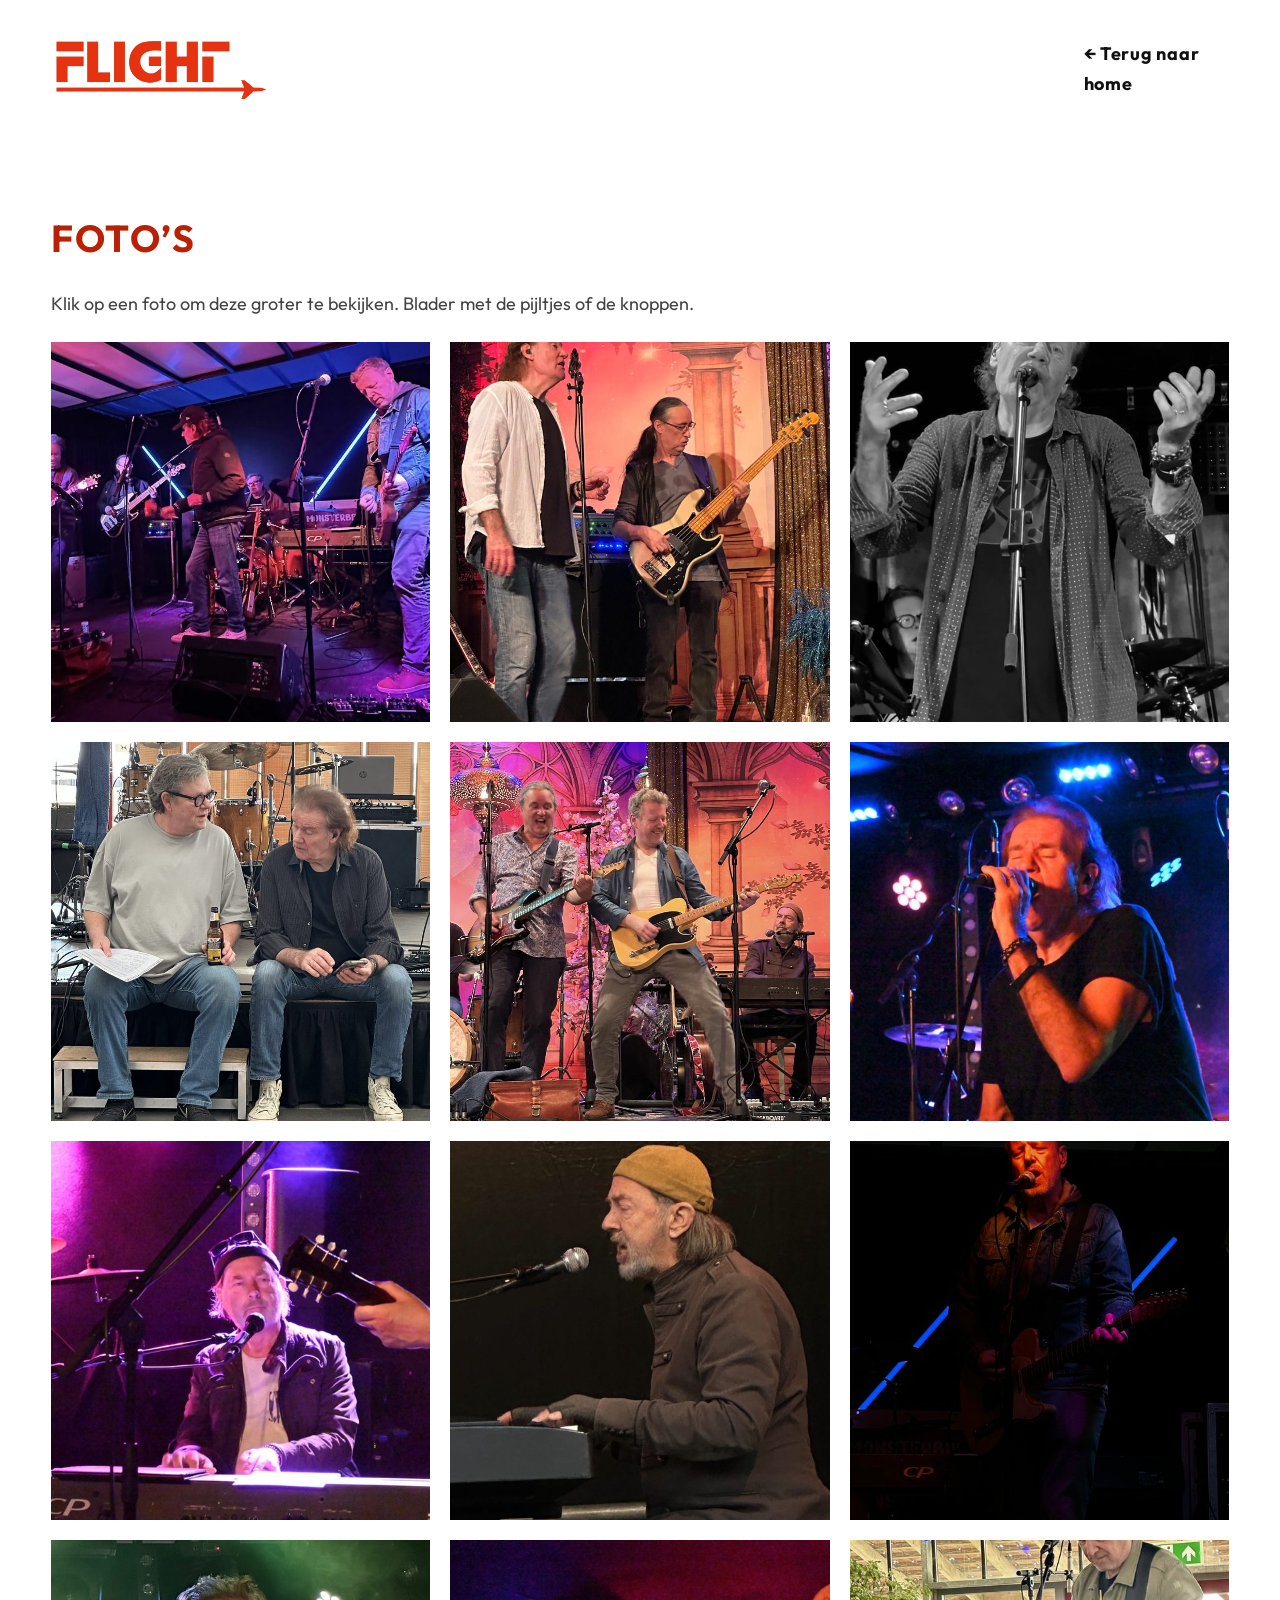
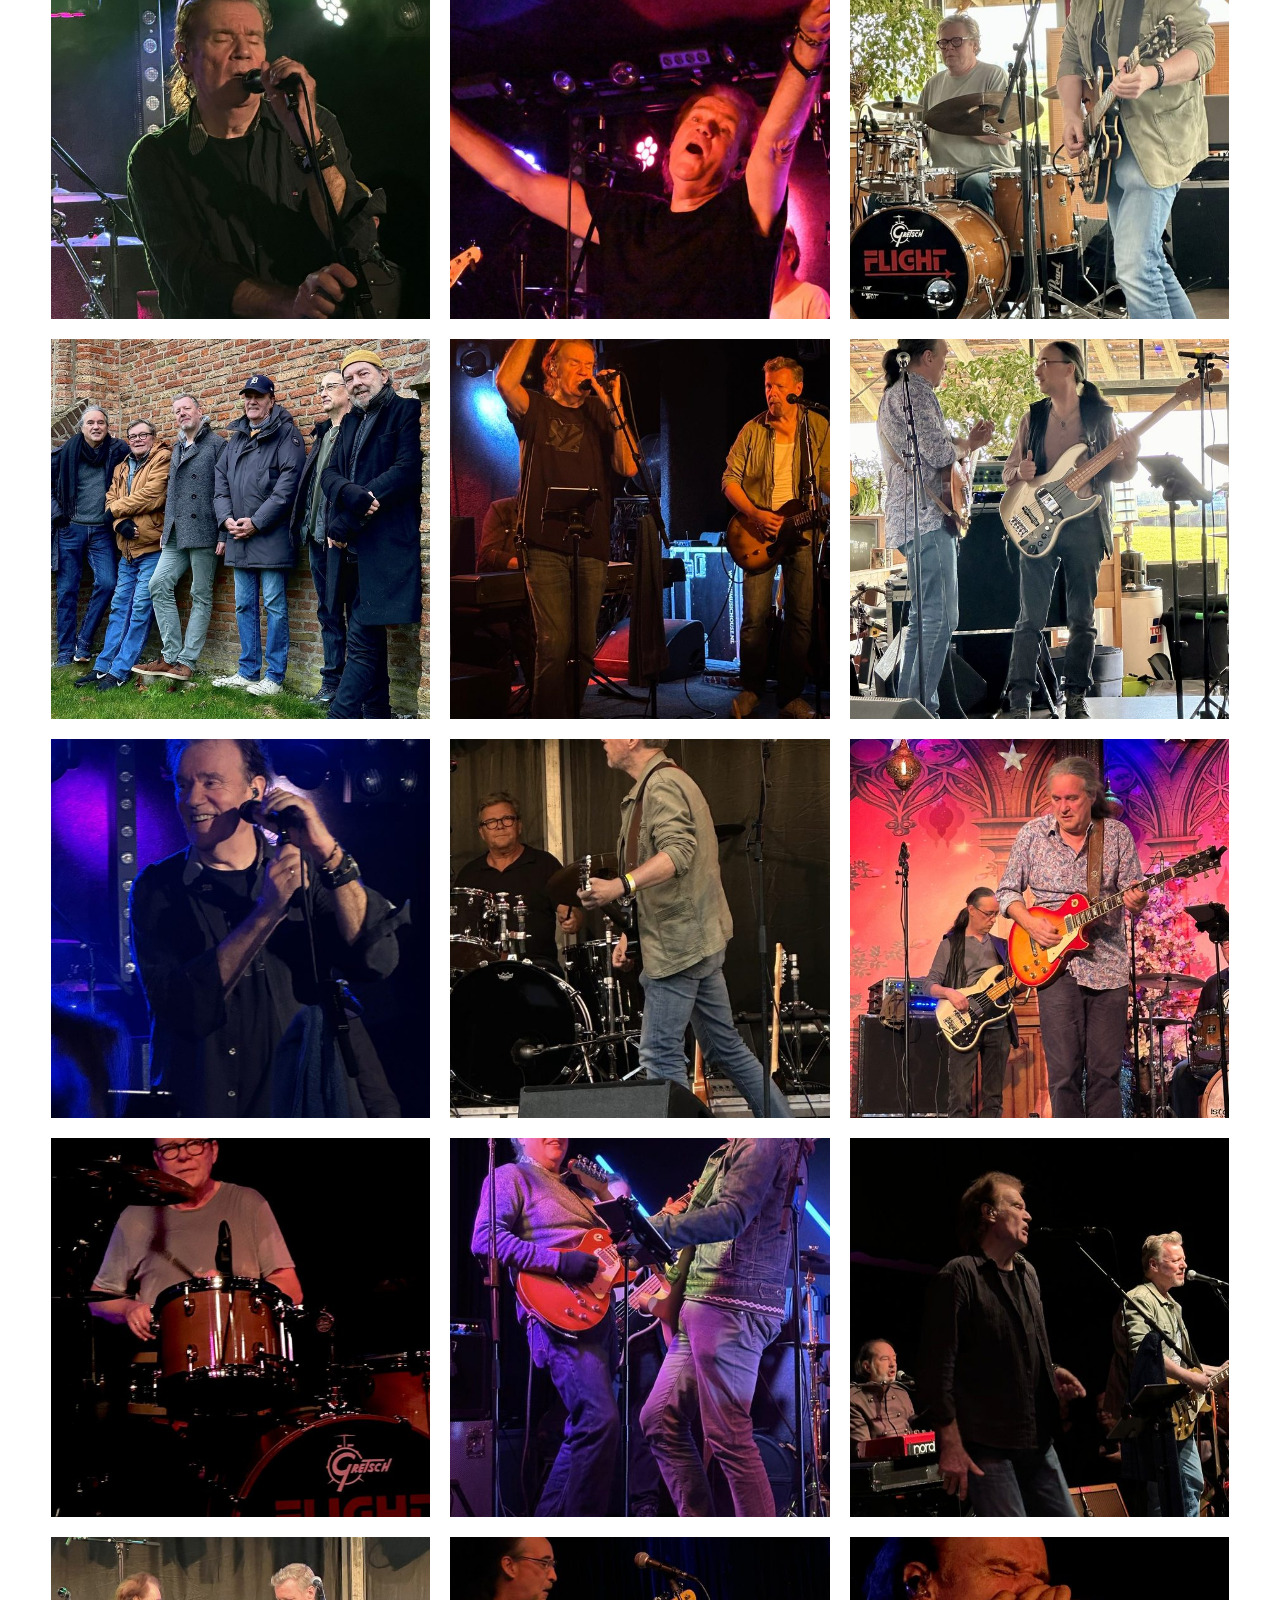
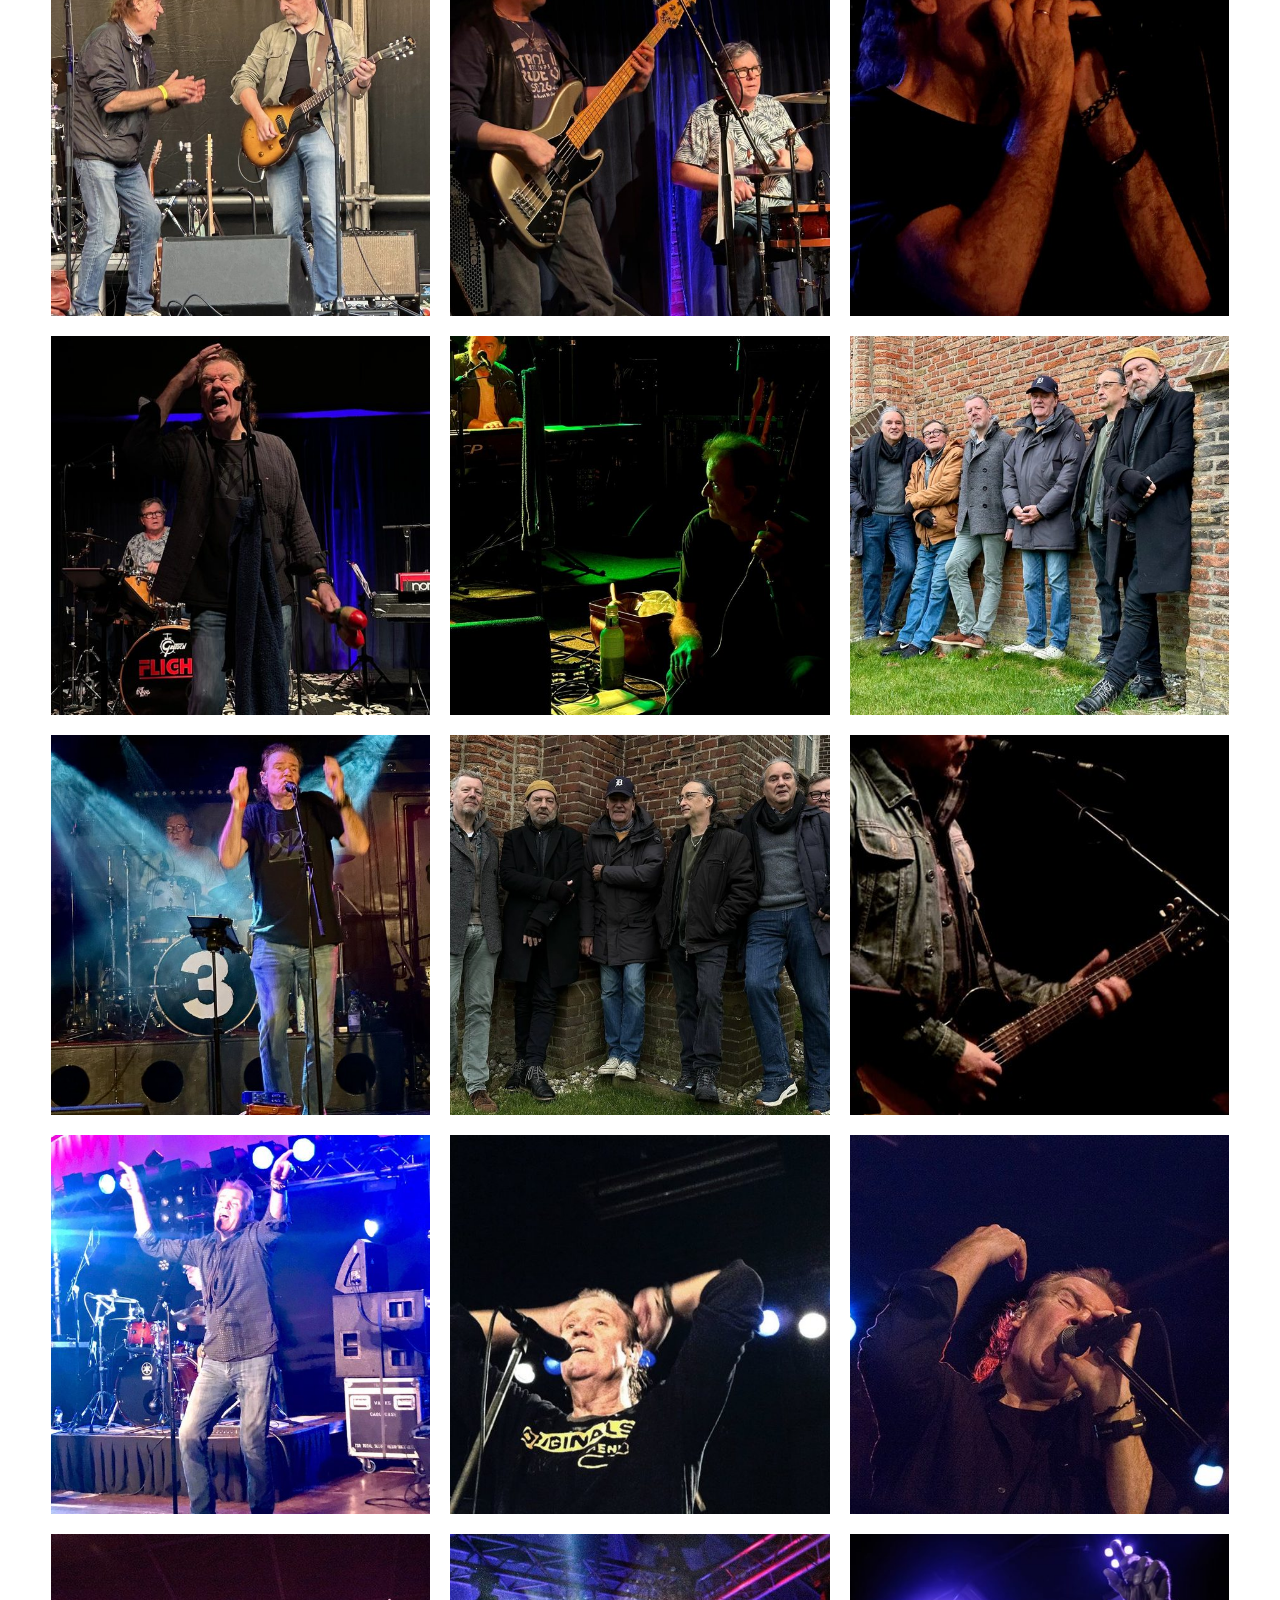
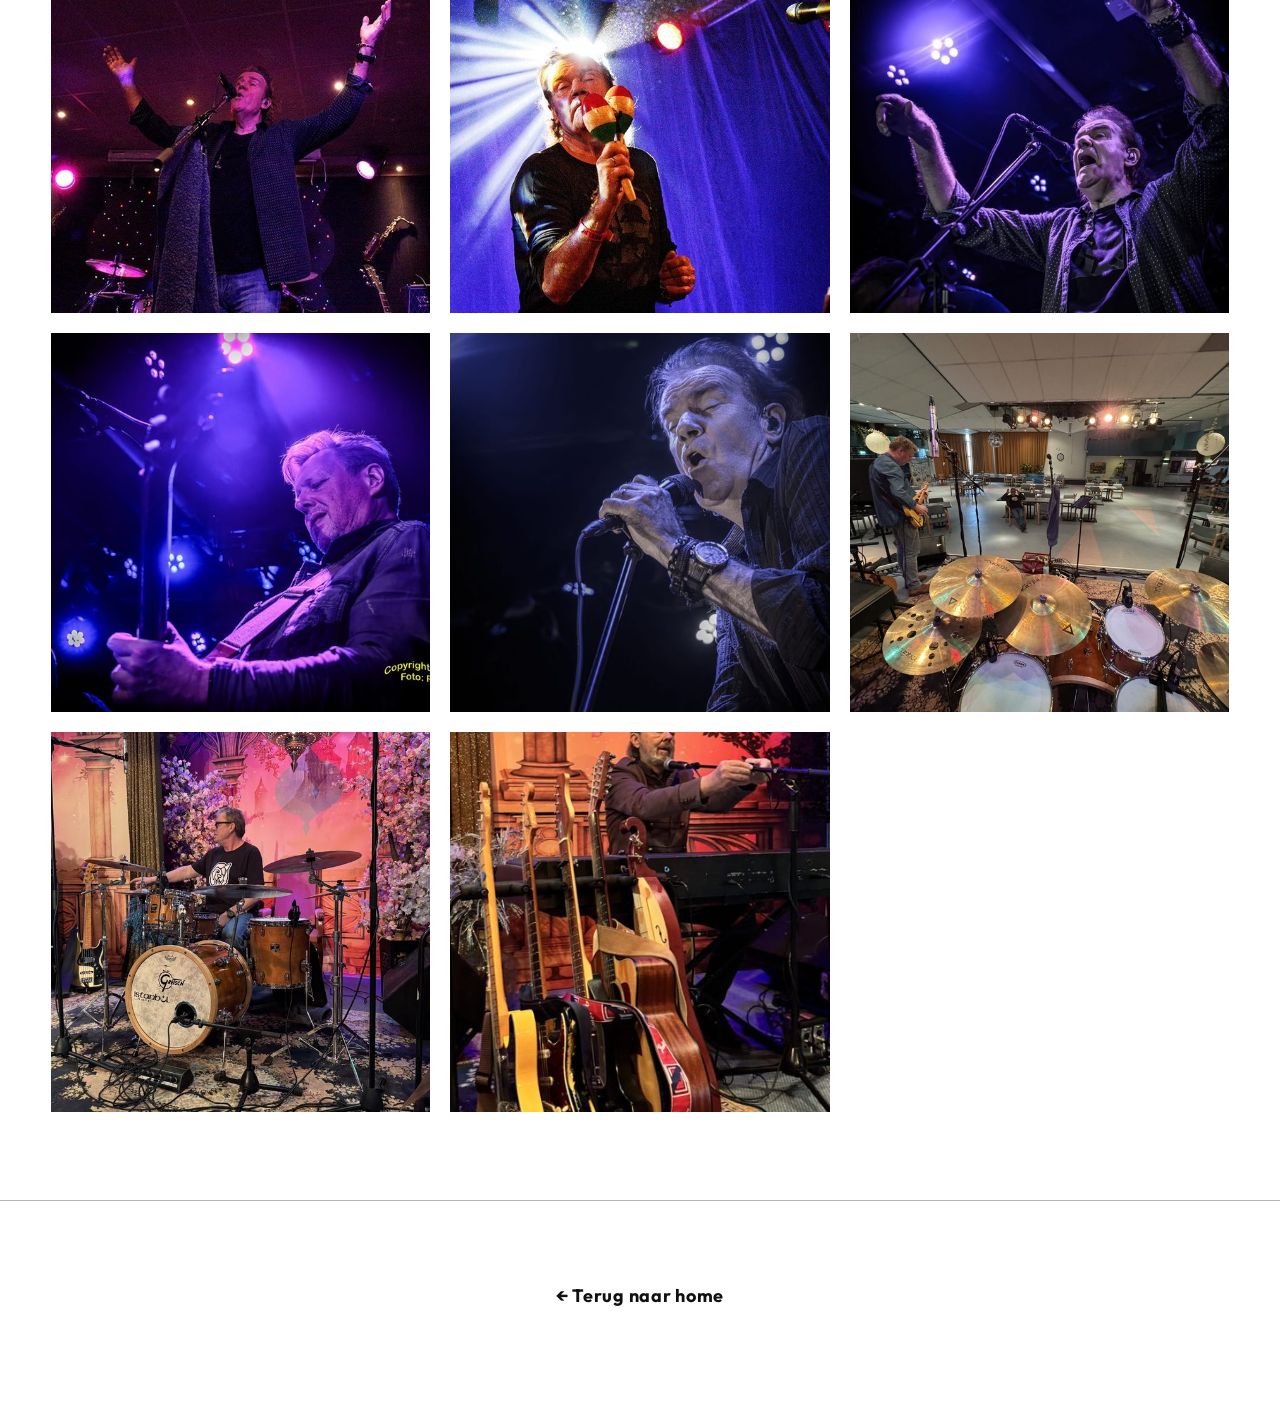
<file: fotos.html>
<!DOCTYPE html>
<html lang="nl">
<head>
  <meta charset="UTF-8" />
  <meta name="viewport" content="width=device-width, initial-scale=1" />
  <title>Foto’s — Flight to the Rolling Stones | Rolling Stones tributeband</title>
  <meta name="description" content="Bekijk foto’s van Flight to the Rolling Stones, de Nederlandse Rolling Stones tributeband tijdens optredens en shows." />
  <meta name="robots" content="index, follow, max-image-preview:large" />
  <link rel="canonical" href="https://www.flighttotherollingstones.nl/fotos.html" />
  <meta property="og:title" content="Foto’s — Flight to the Rolling Stones" />
  <meta property="og:description" content="Foto’s van Flight to the Rolling Stones tijdens optredens." />
  <meta property="og:url" content="https://www.flighttotherollingstones.nl/fotos.html" />
  <meta property="og:image" content="https://www.flighttotherollingstones.nl/assets/hero.jpg" />
  <meta property="og:type" content="website" />
  <meta property="og:locale" content="nl_NL" />
  <link rel="icon" href="assets/logo-red.jpg" type="image/jpeg" />
  <link rel="preconnect" href="https://fonts.googleapis.com" />
  <link rel="preconnect" href="https://fonts.gstatic.com" crossorigin />
  <link href="https://fonts.googleapis.com/css2?family=Archivo+Black&family=Libre+Baskerville:ital,wght@0,400;0,700;1,400&family=Outfit:wght@400;500;600;700&display=swap" rel="stylesheet" />
  <link rel="stylesheet" href="css/styles.css" />
</head>
<body class="gallery-page">
  <header class="site-header gallery-header">
    <div class="header-inner gallery-header-inner">
      <a href="index.html" class="brand" aria-label="Terug naar home">
        <img src="assets/logo-red.jpg" alt="Flight" class="logo-red logo-red-small" width="1621" height="445" />
      </a>
      <a href="index.html" class="back-link">← Terug naar home</a>
    </div>
  </header>

  <main class="section">
    <div class="section-inner gallery-inner">
      <h1 class="section-title">FOTO’S</h1>
      <p class="section-note">Klik op een foto om deze groter te bekijken. Blader met de pijltjes of de knoppen.</p>
      <div data-photo-gallery></div>
    </div>
  </main>

  <footer class="site-footer">
    <a href="index.html" class="back-link">← Terug naar home</a>
  </footer>

  <script src="js/photos-data.js"></script>
  <script src="js/gallery.js"></script>
</body>
</html>
</file>
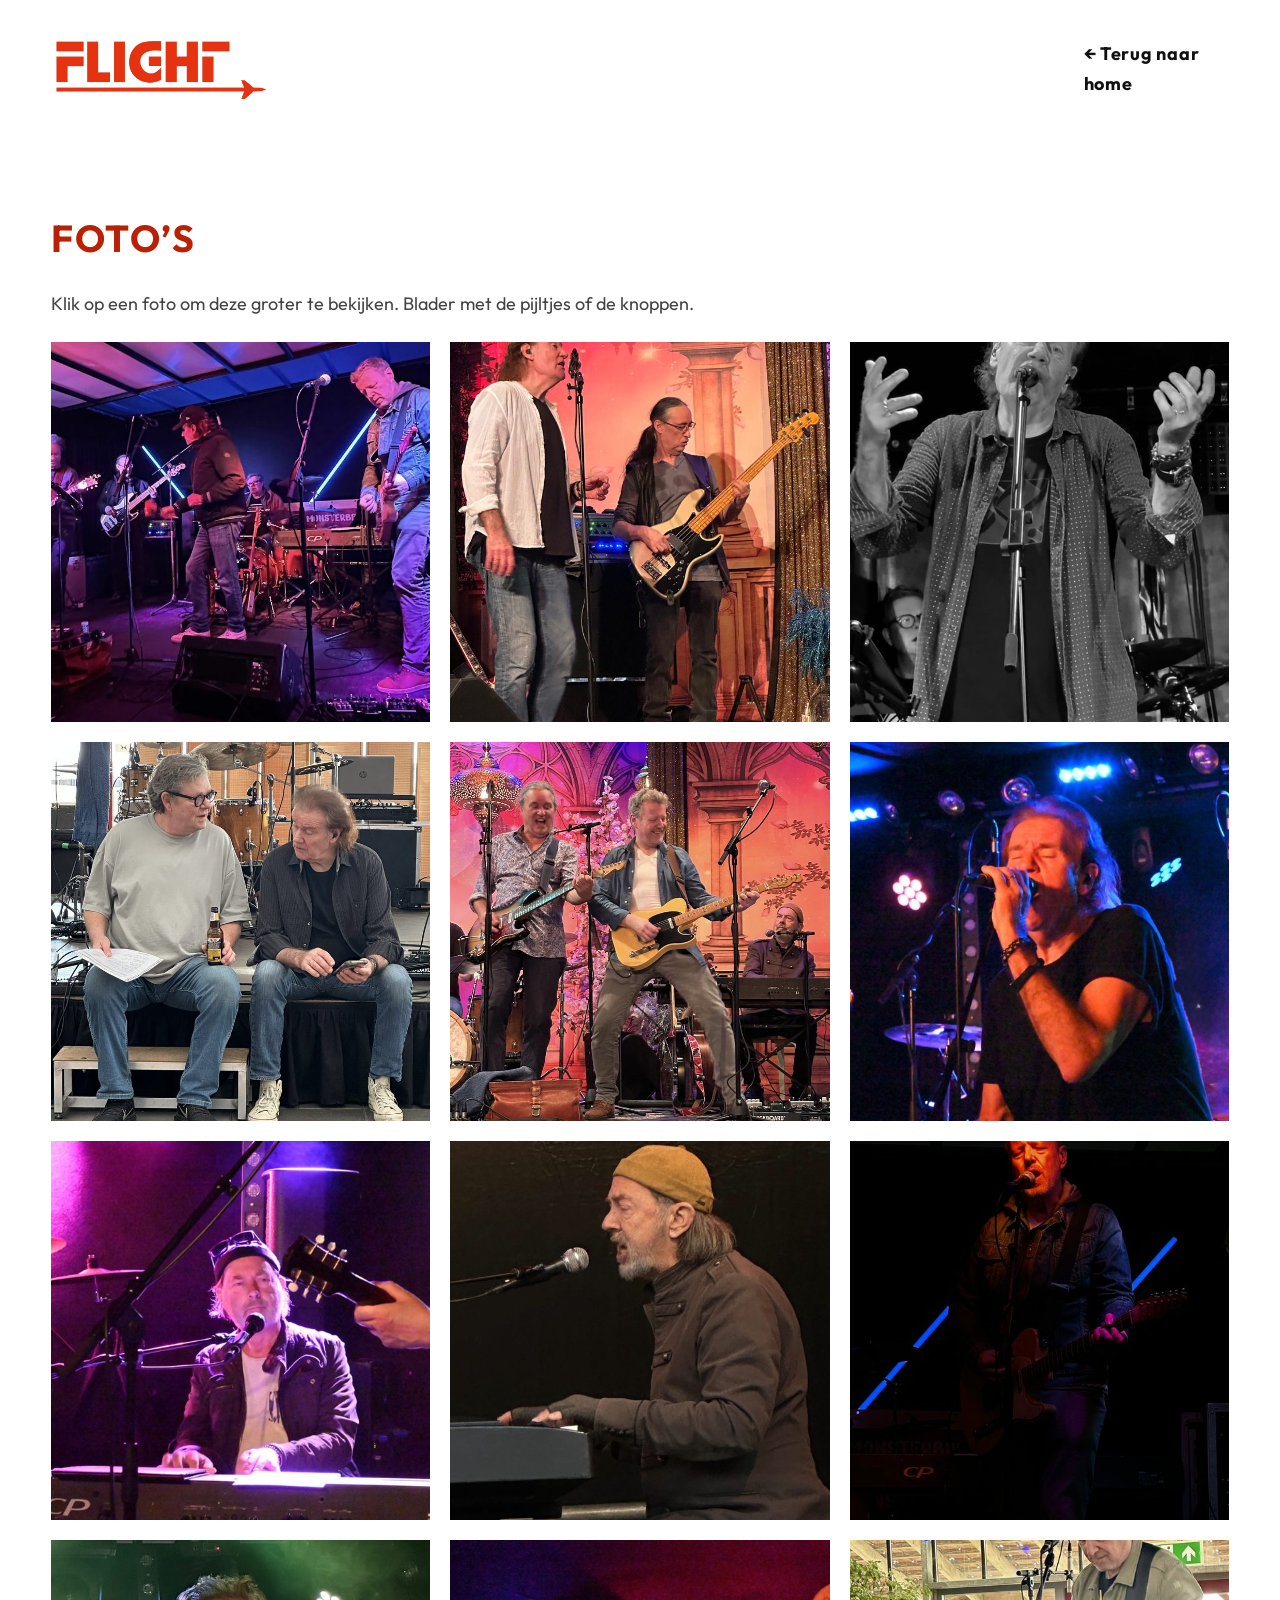
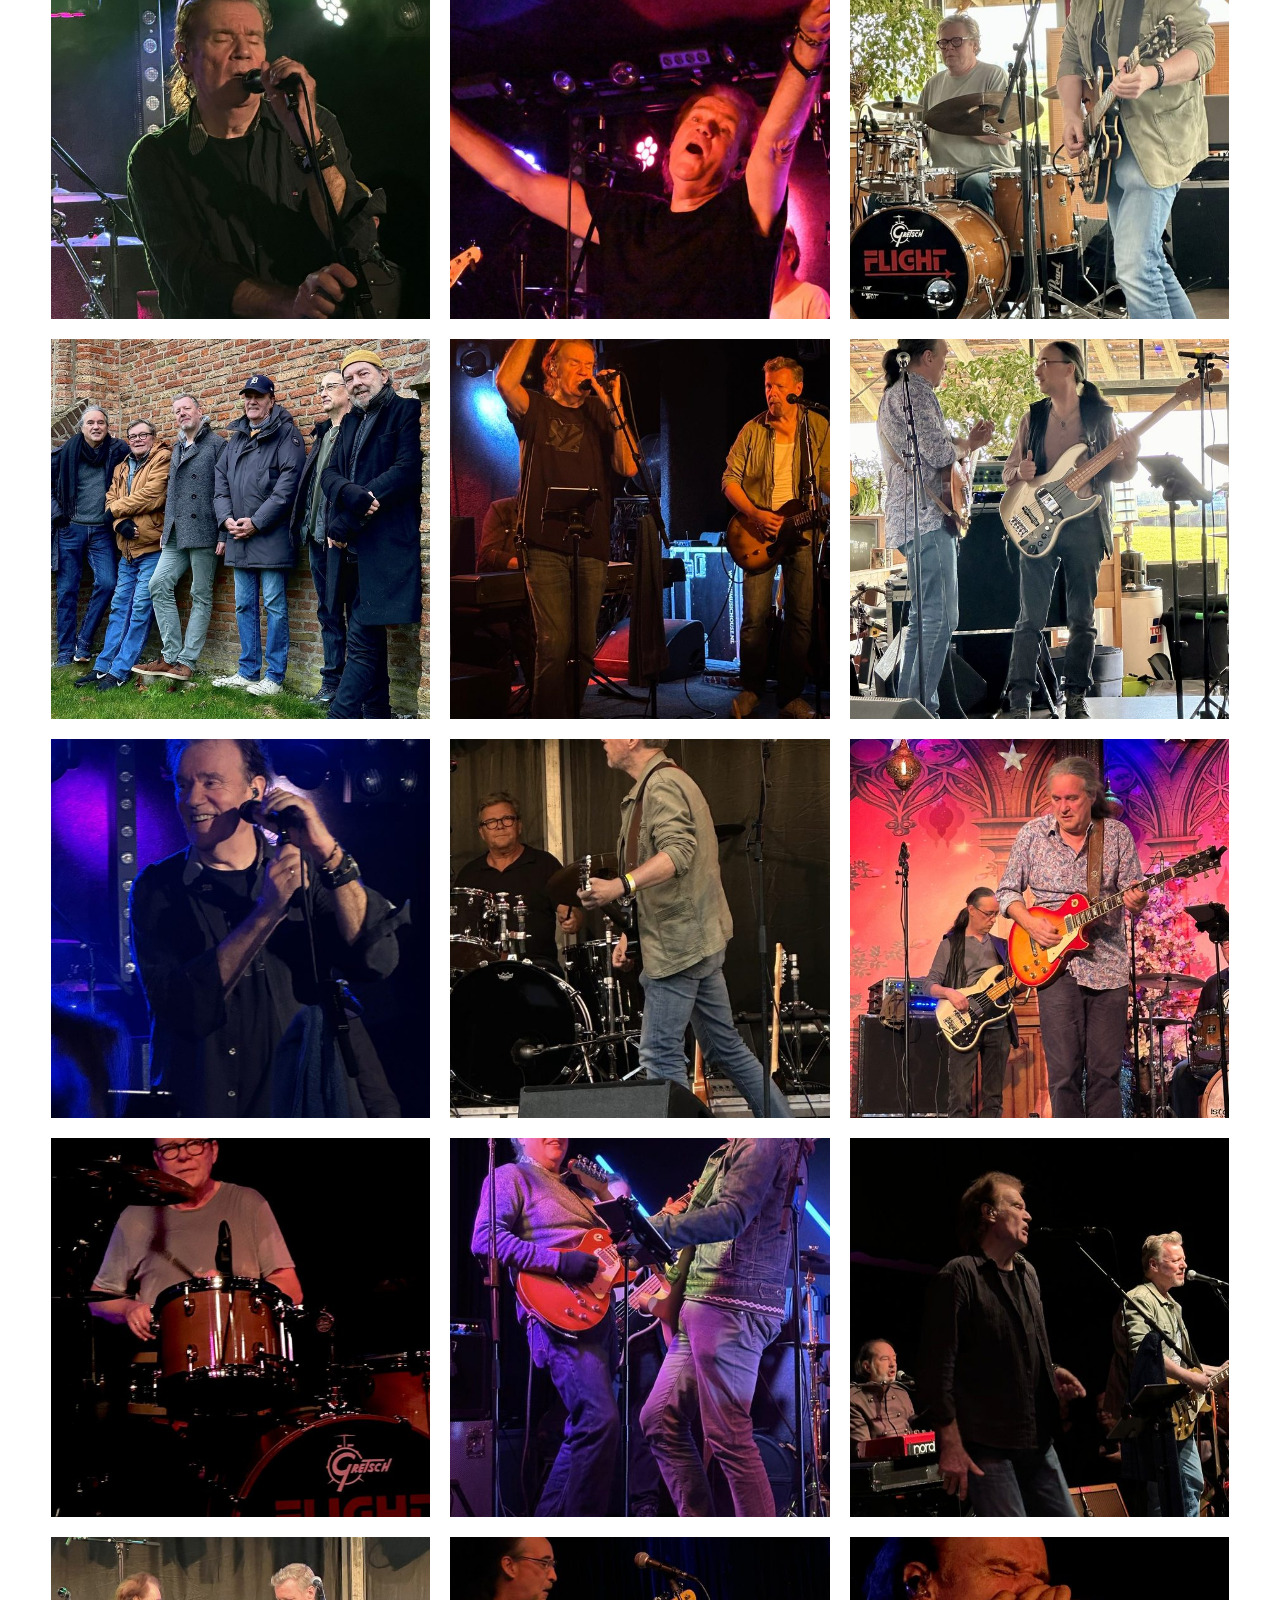
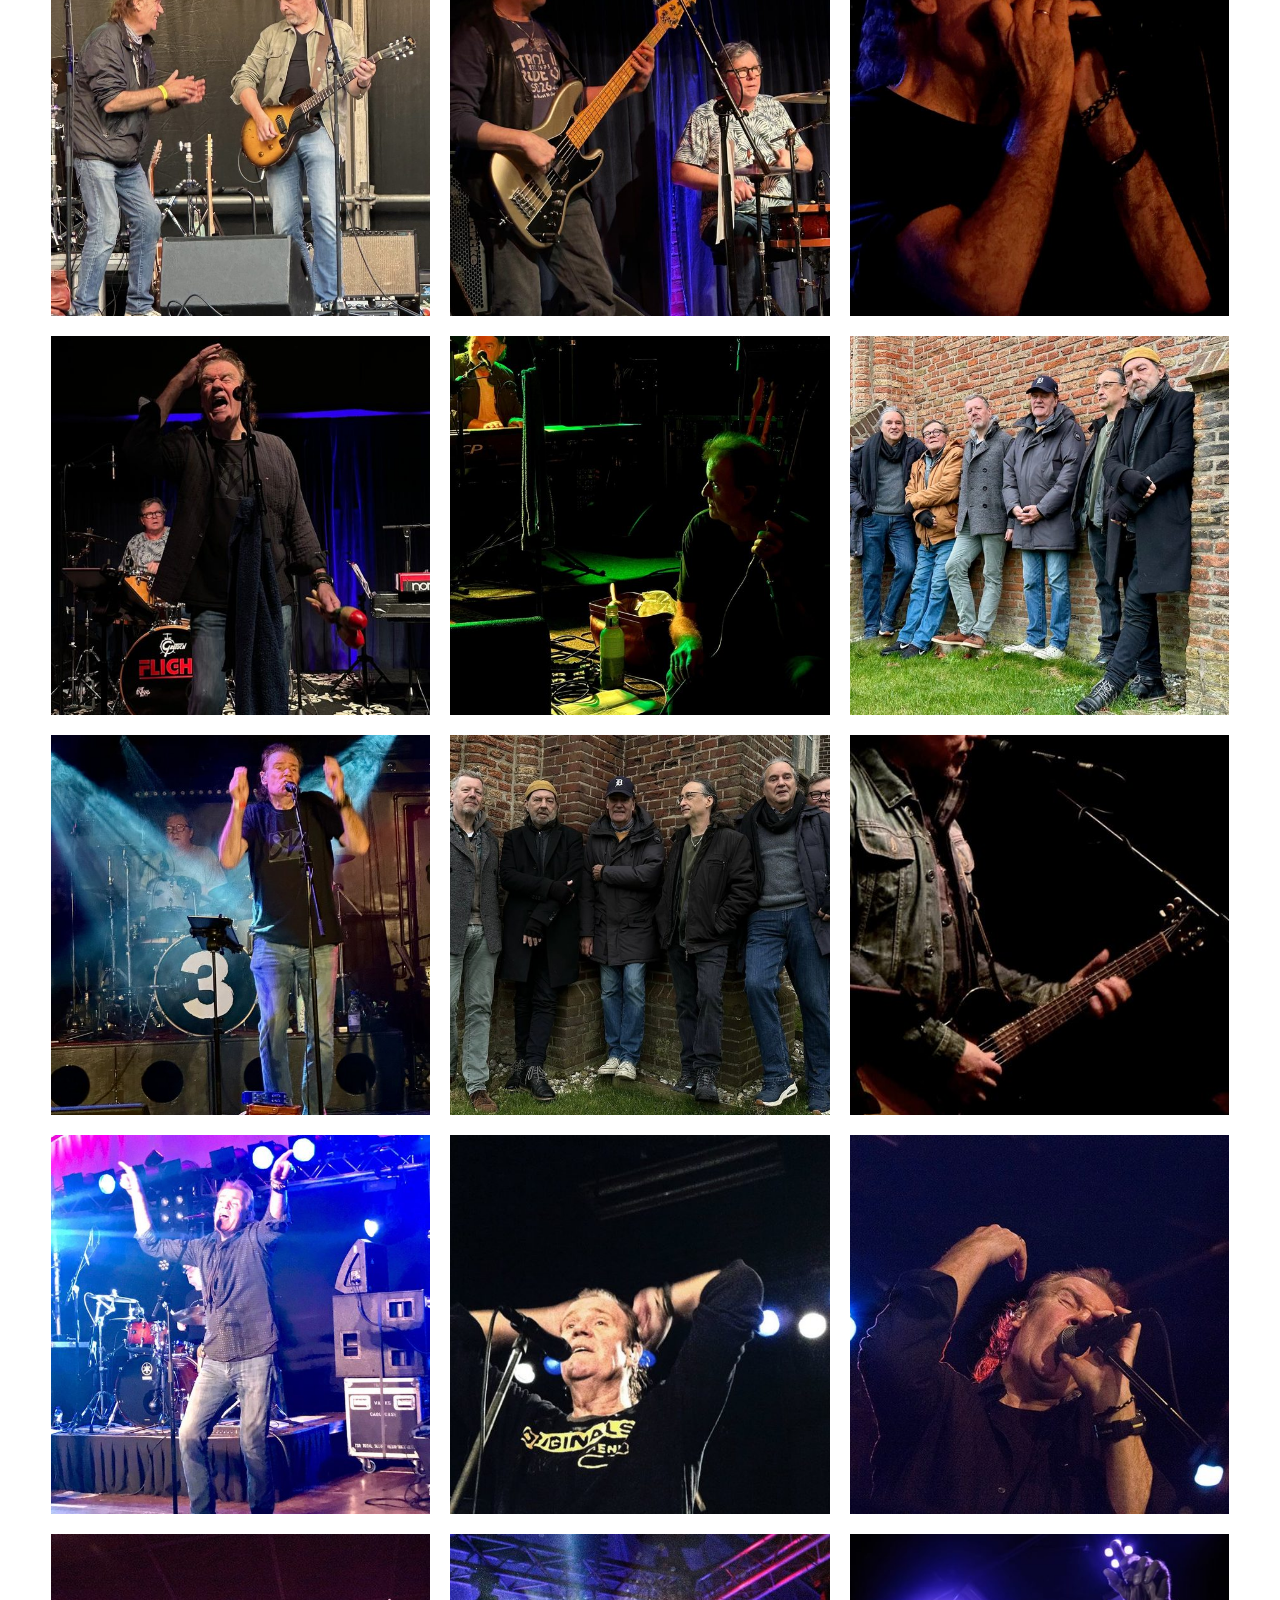
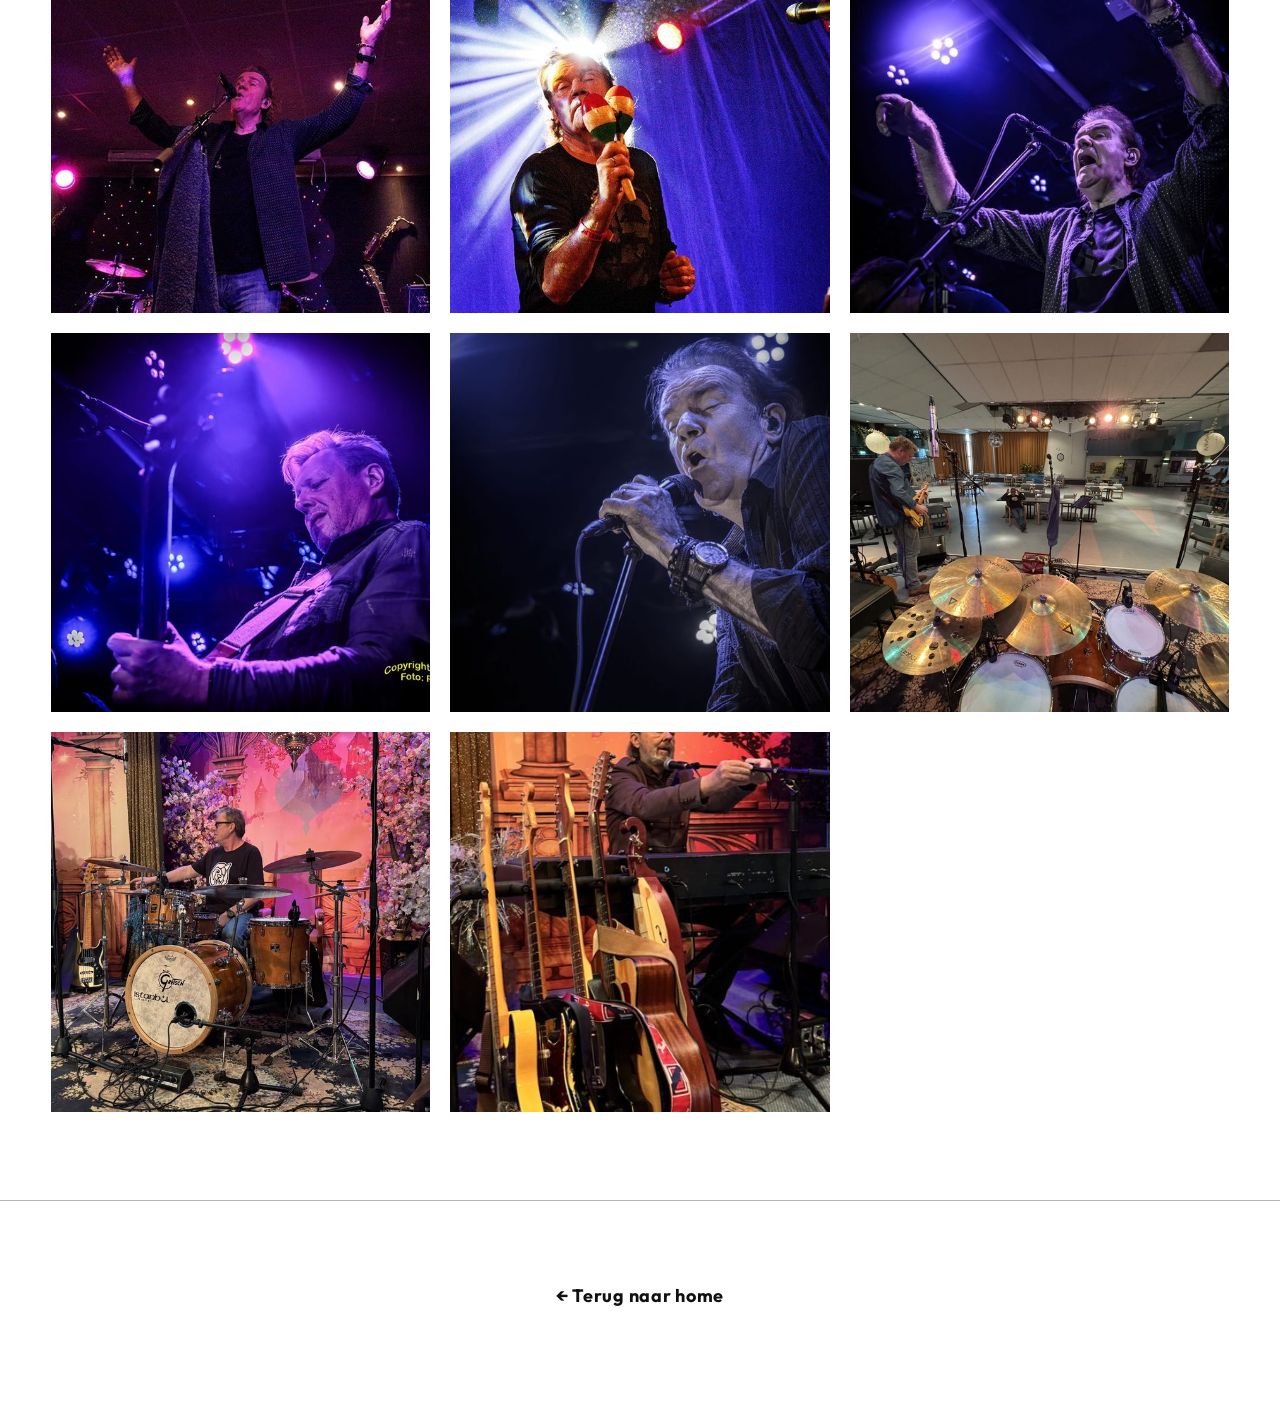
<file: impressie.html>
<!DOCTYPE html>
<html lang="nl">
<head>
  <meta charset="UTF-8" />
  <meta http-equiv="refresh" content="0; url=fotos.html" />
  <link rel="canonical" href="https://www.flighttotherollingstones.nl/fotos.html" />
  <title>Doorverwijzing naar Foto’s</title>
  <script>location.replace("fotos.html");</script>
</head>
<body>
  <p><a href="fotos.html">Doorgaan naar foto’s</a></p>
</body>
</html>
</file>
<file: css/styles.css>
:root {
  --bg: #ffffff;
  --red: #b92004;
  --text: #111;
  --muted: #444;
  --line: #9a9a9a;
  --field-bg: #f2f2f2;
  --field-border: #8f8f8f;
  --max: 980px;
  --pad: clamp(1.25rem, 4vw, 3.5rem);
  --font-display: "Archivo Black", sans-serif;
  --font-body: "Outfit", sans-serif;
  --font-quote: "Libre Baskerville", Georgia, serif;
}

*,
*::before,
*::after {
  box-sizing: border-box;
}

html {
  scroll-behavior: smooth;
}

body {
  margin: 0;
  background: var(--bg);
  color: var(--text);
  font-family: var(--font-body);
  font-size: clamp(1rem, 0.95rem + 0.25vw, 1.125rem);
  line-height: 1.65;
  -webkit-font-smoothing: antialiased;
}

img {
  display: block;
  max-width: 100%;
  height: auto;
}

a {
  color: inherit;
}

.visually-hidden {
  position: absolute;
  width: 1px;
  height: 1px;
  padding: 0;
  margin: -1px;
  overflow: hidden;
  clip: rect(0, 0, 0, 0);
  white-space: nowrap;
  border: 0;
}

.botcheck {
  display: none !important;
}

/* Header */
.site-header {
  padding: clamp(1.5rem, 3vw, 2.75rem) var(--pad) 1.25rem;
}

.header-inner {
  max-width: 1180px;
  margin: 0 auto;
  display: grid;
  grid-template-columns: minmax(0, 1fr) auto;
  align-items: start;
  gap: clamp(1rem, 3vw, 2.5rem);
}

.header-logos {
  display: flex;
  flex-direction: column;
  align-items: flex-start;
  gap: clamp(0.75rem, 2vw, 1.5rem);
  max-width: min(100%, 520px);
  animation: rise 0.8s ease-out both;
}

.brand {
  display: block;
  text-decoration: none;
  width: 100%;
}

.logo-red,
.logo-black {
  width: 100%;
  height: auto;
}

.logo-black {
  max-width: 85%;
  animation: rise 0.8s ease-out 0.12s both;
}

.site-nav {
  justify-self: end;
  animation: rise 0.8s ease-out 0.18s both;
}

.nav-list {
  list-style: none;
  margin: 0.35rem 0 0;
  padding: 0;
  display: flex;
  flex-direction: column;
  gap: 0.35rem;
  align-items: flex-start;
}

.nav-list a {
  text-decoration: none;
  font-weight: 700;
  font-size: clamp(0.85rem, 1.4vw, 1rem);
  letter-spacing: 0.06em;
  transition: color 0.2s ease;
}

.nav-list a:hover,
.nav-list a:focus-visible {
  color: var(--red);
}

.nav-toggle {
  display: none;
  background: none;
  border: 0;
  padding: 0.4rem;
  cursor: pointer;
}

.nav-toggle-bar {
  display: block;
  width: 1.5rem;
  height: 2px;
  background: var(--text);
  margin: 0.28rem 0;
}

/* Hero */
.hero {
  max-width: 1180px;
  margin: 0 auto;
  padding: 0 var(--pad);
  animation: fade 1s ease-out 0.25s both;
}

.hero img {
  width: 100%;
  aspect-ratio: 3 / 2;
  object-fit: cover;
  object-position: center;
}

/* Sections */
.section {
  padding: clamp(3rem, 7vw, 5.5rem) var(--pad);
}

.section-inner {
  max-width: var(--max);
  margin: 0 auto;
}

.section-title {
  margin: 0 0 1.25rem;
  color: var(--red);
  font-family: var(--font-body);
  font-weight: 700;
  font-size: clamp(1.6rem, 3.5vw, 2.35rem);
  letter-spacing: 0.04em;
  text-transform: uppercase;
}

.about-content p,
.band-intro,
.contact-info p {
  max-width: 42rem;
  margin: 0 0 1.15rem;
}

.quote {
  margin: 2.25rem auto;
  max-width: 34rem;
  padding: 0;
  border: 0;
  font-family: var(--font-quote);
  font-style: italic;
  font-weight: 700;
  font-size: clamp(1.05rem, 1.8vw, 1.3rem);
  line-height: 1.55;
  text-align: center;
}

.section-note {
  color: var(--muted);
  margin: 0;
}

.fotos,
.videos,
.agenda {
  min-height: 12rem;
}

.media-cta {
  margin: 1.5rem 0 0;
}

.video-list {
  display: grid;
  grid-template-columns: repeat(2, minmax(0, 1fr));
  gap: clamp(1rem, 3vw, 1.75rem);
  margin-top: 1.5rem;
}

.video-card {
  margin: 0;
  background: #111;
}

.video-card video {
  display: block;
  width: 100%;
  height: auto;
  max-height: 70vh;
  background: #000;
}

@media (max-width: 700px) {
  .video-list {
    grid-template-columns: 1fr;
  }
}

.text-link {
  color: var(--red);
  font-weight: 700;
  text-decoration: none;
  letter-spacing: 0.03em;
}

.text-link:hover,
.text-link:focus-visible {
  text-decoration: underline;
}

.photo-grid {
  display: grid;
  grid-template-columns: repeat(3, minmax(0, 1fr));
  gap: clamp(0.75rem, 2vw, 1.25rem);
  margin-top: 1.5rem;
}

.photo-thumb {
  display: block;
  width: 100%;
  padding: 0;
  border: 0;
  background: #eee;
  cursor: pointer;
  aspect-ratio: 1;
  overflow: hidden;
}

.photo-thumb img {
  width: 100%;
  height: 100%;
  object-fit: cover;
  transition: transform 0.35s ease;
}

.photo-thumb:hover img,
.photo-thumb:focus-visible img {
  transform: scale(1.04);
}

.gallery-page .gallery-header-inner {
  display: flex;
  align-items: center;
  justify-content: space-between;
  gap: 1rem;
}

.gallery-page .logo-red-small {
  max-width: min(100%, 220px);
}

.gallery-inner {
  max-width: 1180px;
}

.back-link {
  color: var(--text);
  font-weight: 700;
  text-decoration: none;
  letter-spacing: 0.04em;
}

.back-link:hover,
.back-link:focus-visible {
  color: var(--red);
}

body.lightbox-open {
  overflow: hidden;
}

.lightbox {
  position: fixed;
  inset: 0;
  z-index: 1000;
  display: flex;
  align-items: center;
  justify-content: center;
  padding: 1rem;
}

.lightbox[hidden] {
  display: none;
}

.lightbox-backdrop {
  position: absolute;
  inset: 0;
  background: rgba(0, 0, 0, 0.88);
}

.lightbox-dialog {
  position: relative;
  z-index: 1;
  display: flex;
  align-items: center;
  justify-content: center;
  width: min(100%, 1200px);
  height: min(100%, 100vh);
  max-height: calc(100vh - 2rem);
}

.lightbox-image {
  max-width: 100%;
  max-height: calc(100vh - 4.5rem);
  width: auto;
  height: auto;
  object-fit: contain;
  box-shadow: 0 10px 40px rgba(0, 0, 0, 0.45);
}

.lightbox-close,
.lightbox-nav {
  position: absolute;
  border: 0;
  background: rgba(255, 255, 255, 0.12);
  color: #fff;
  cursor: pointer;
  font-size: 1.75rem;
  line-height: 1;
  width: 2.75rem;
  height: 2.75rem;
  display: grid;
  place-items: center;
  transition: background 0.2s ease;
}

.lightbox-close:hover,
.lightbox-nav:hover,
.lightbox-close:focus-visible,
.lightbox-nav:focus-visible {
  background: rgba(255, 255, 255, 0.28);
}

.lightbox-close {
  top: 0.5rem;
  right: 0.5rem;
  font-size: 2rem;
  z-index: 2;
}

.lightbox-prev {
  left: 0.25rem;
}

.lightbox-next {
  right: 0.25rem;
}

.lightbox-counter {
  position: absolute;
  bottom: 0.35rem;
  left: 50%;
  transform: translateX(-50%);
  margin: 0;
  color: #fff;
  font-size: 0.9rem;
  font-weight: 600;
  letter-spacing: 0.04em;
}

@media (max-width: 700px) {
  .photo-grid {
    grid-template-columns: repeat(2, minmax(0, 1fr));
  }

  .lightbox-nav {
    width: 2.4rem;
    height: 2.4rem;
  }
}

/* Band grid */
.member-grid {
  list-style: none;
  margin: 2.5rem 0 0;
  padding: 0;
  display: grid;
  grid-template-columns: repeat(2, minmax(0, 1fr));
  gap: clamp(2rem, 5vw, 3.5rem) clamp(2rem, 8vw, 5rem);
  max-width: 820px;
}

.member {
  text-align: center;
}

.member img {
  width: min(100%, 320px);
  aspect-ratio: 1;
  object-fit: cover;
  margin: 0 auto 0.9rem;
}

.member h3 {
  margin: 0;
  font-size: 1.05rem;
  font-weight: 700;
}

.member p {
  margin: 0.15rem 0 0;
  font-size: 0.95rem;
}

/* Contact */
.contact-grid {
  display: grid;
  grid-template-columns: 1fr 1fr;
  gap: clamp(2rem, 6vw, 4rem);
  align-items: start;
}

.contact-direct {
  font-weight: 700;
  line-height: 1.7;
}

.contact-direct a {
  text-decoration: none;
}

.contact-direct a:hover,
.contact-direct a:focus-visible {
  color: var(--red);
  text-decoration: underline;
}

.contact-form {
  display: flex;
  flex-direction: column;
  gap: 0.85rem;
  padding-top: 0.35rem;
}

.contact-form input,
.contact-form textarea {
  width: 100%;
  border: 1px solid var(--field-border);
  background: var(--field-bg);
  color: var(--text);
  font: inherit;
  font-style: italic;
  padding: 0.85rem 1rem;
  border-radius: 0;
  outline: none;
  transition: border-color 0.2s ease, background 0.2s ease;
}

.contact-form input::placeholder,
.contact-form textarea::placeholder {
  color: #666;
  font-style: italic;
}

.contact-form input:focus,
.contact-form textarea:focus {
  border-color: var(--text);
  background: #f3f3f3;
}

.contact-form textarea {
  resize: vertical;
  min-height: 9rem;
}

.contact-form button {
  align-self: flex-start;
  margin-top: 0.35rem;
  border: 0;
  background: var(--red);
  color: #fff;
  font: inherit;
  font-weight: 700;
  letter-spacing: 0.06em;
  text-transform: uppercase;
  padding: 0.85rem 1.6rem;
  cursor: pointer;
  transition: transform 0.2s ease, background 0.2s ease;
}

.contact-form button:hover,
.contact-form button:focus-visible {
  background: #9a1a03;
  transform: translateY(-1px);
}

.contact-form button:disabled {
  opacity: 0.65;
  cursor: wait;
  transform: none;
}

.form-status {
  margin: 0.25rem 0 0;
  font-size: 0.95rem;
  font-weight: 600;
}

.form-status.is-success {
  color: #1a6b2c;
}

.form-status.is-error {
  color: var(--red);
}

/* Footer */
.site-footer {
  border-top: 1px solid #b5b5b5;
  padding: clamp(3rem, 8vw, 5rem) var(--pad) clamp(3.5rem, 9vw, 6rem);
  text-align: center;
}

.footer-logo {
  display: block;
  width: min(100%, 220px);
  height: auto;
  margin: 0 auto;
}

.footer-credit {
  margin: 2rem 0 0;
  color: var(--muted);
  font-size: 0.9rem;
}

/* Motion */
@keyframes rise {
  from {
    opacity: 0;
    transform: translateY(18px);
  }
  to {
    opacity: 1;
    transform: translateY(0);
  }
}

@keyframes fade {
  from {
    opacity: 0;
  }
  to {
    opacity: 1;
  }
}

@media (prefers-reduced-motion: reduce) {
  html {
    scroll-behavior: auto;
  }

  .header-logos,
  .logo-black,
  .site-nav,
  .hero {
    animation: none;
  }

  .contact-form button:hover,
  .contact-form button:focus-visible {
    transform: none;
  }
}

/* Responsive */
@media (max-width: 900px) {
  .header-inner {
    grid-template-columns: 1fr auto;
  }

  .contact-grid {
    grid-template-columns: 1fr;
  }
}

@media (max-width: 700px) {
  .member-grid {
    grid-template-columns: 1fr;
    max-width: 320px;
    margin-left: auto;
    margin-right: auto;
  }

  .header-logos {
    max-width: min(100%, 360px);
  }

  .nav-toggle {
    display: block;
  }

  .nav-list {
    display: none;
    position: absolute;
    right: var(--pad);
    top: 4.5rem;
    background: #e8e8e8;
    border: 1px solid #bdbdbd;
    padding: 1rem 1.25rem;
    z-index: 20;
    min-width: 10rem;
  }

  .site-nav.is-open .nav-list {
    display: flex;
  }

  .site-nav {
    position: relative;
  }
}
</file>
